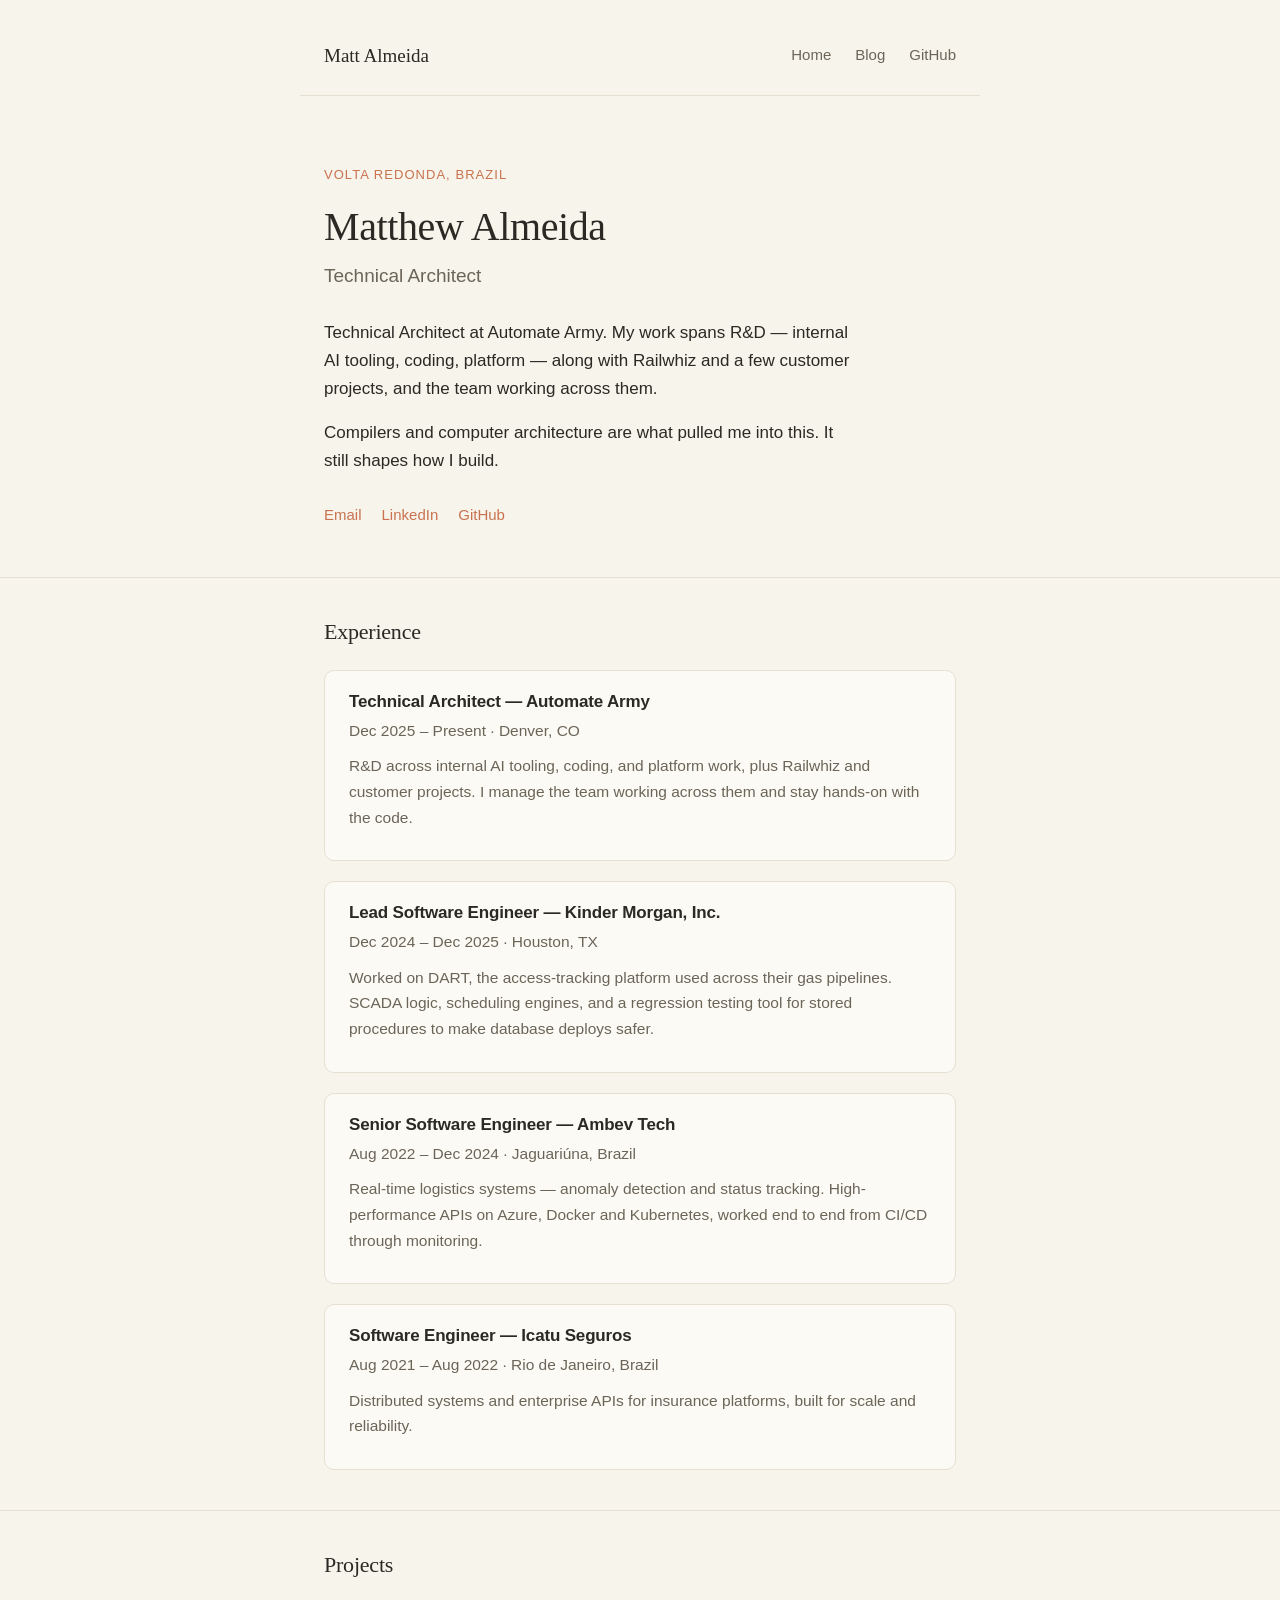
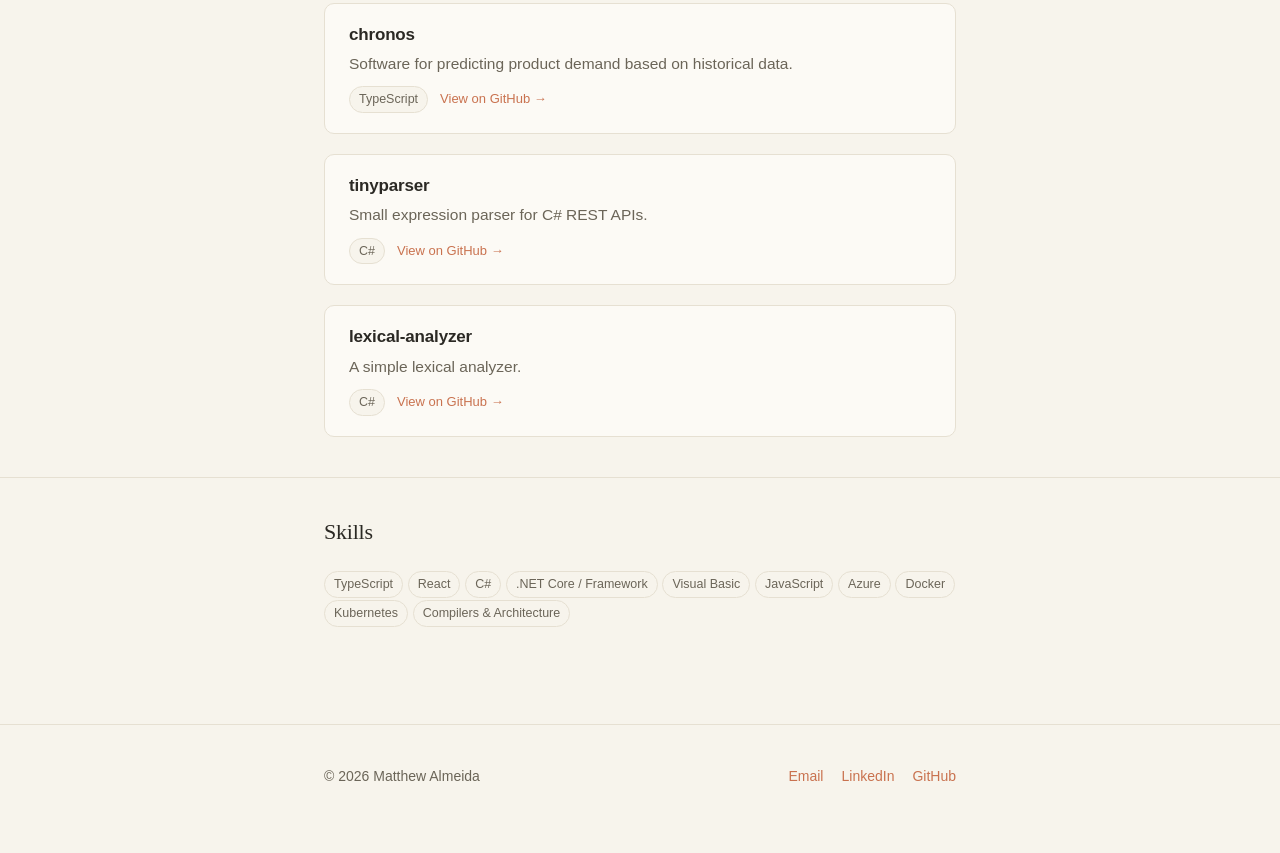
<file: index.html>
<!doctype html>
<html lang="en">
  <head>
    <meta charset="UTF-8" />
    <meta name="viewport" content="width=device-width, initial-scale=1.0" />
    <title>Matthew Almeida — Technical Architect</title>
    <meta
      name="description"
      content="Matthew Almeida is a Technical Architect leading R&amp;D, AI tooling, and platform engineering at Automate Army."
    />
    <link rel="stylesheet" href="css/style.css" />
  </head>
  <body>
    <header class="site-header">
      <div class="wrap">
        <a href="/" class="brand">Matt Almeida</a>
        <nav>
          <a href="/">Home</a>
          <a href="/blog/">Blog</a>
          <a href="https://github.com/lamadelrae" target="_blank" rel="noopener"
            >GitHub</a
          >
        </nav>
      </div>
    </header>

    <main>
      <section class="hero" style="border-top: none; padding-top: 64px">
        <div class="wrap">
          <span class="eyebrow">Volta Redonda, Brazil</span>
          <h1>Matthew Almeida</h1>
          <p class="role">Technical Architect</p>
          <p>
            Technical Architect at Automate Army. My work spans R&amp;D —
            internal AI tooling, coding, platform — along with Railwhiz and a
            few customer projects, and the team working across them.
          </p>
          <p>
            Compilers and computer architecture are what pulled me into this. It
            still shapes how I build.
          </p>
          <div class="links">
            <a href="mailto:matthew.almeida572@gmail.com">Email</a>
            <a
              href="https://www.linkedin.com/in/matt-almeida/"
              target="_blank"
              rel="noopener"
              >LinkedIn</a
            >
            <a
              href="https://github.com/lamadelrae"
              target="_blank"
              rel="noopener"
              >GitHub</a
            >
          </div>
        </div>
      </section>

      <section id="experience">
        <div class="wrap">
          <h2>Experience</h2>
          <div class="projects">
            <div class="project">
              <h3>Technical Architect — Automate Army</h3>
              <p>Dec 2025 – Present · Denver, CO</p>
              <p>
                R&amp;D across internal AI tooling, coding, and platform work,
                plus Railwhiz and customer projects. I manage the team working
                across them and stay hands-on with the code.
              </p>
            </div>
            <div class="project">
              <h3>Lead Software Engineer — Kinder Morgan, Inc.</h3>
              <p>Dec 2024 – Dec 2025 · Houston, TX</p>
              <p>
                Worked on DART, the access-tracking platform used across their
                gas pipelines. SCADA logic, scheduling engines, and a regression
                testing tool for stored procedures to make database deploys
                safer.
              </p>
            </div>
            <div class="project">
              <h3>Senior Software Engineer — Ambev Tech</h3>
              <p>Aug 2022 – Dec 2024 · Jaguariúna, Brazil</p>
              <p>
                Real-time logistics systems — anomaly detection and status
                tracking. High-performance APIs on Azure, Docker and Kubernetes,
                worked end to end from CI/CD through monitoring.
              </p>
            </div>
            <div class="project">
              <h3>Software Engineer — Icatu Seguros</h3>
              <p>Aug 2021 – Aug 2022 · Rio de Janeiro, Brazil</p>
              <p>
                Distributed systems and enterprise APIs for insurance platforms,
                built for scale and reliability.
              </p>
            </div>
          </div>
        </div>
      </section>

      <section id="projects">
        <div class="wrap">
          <h2>Projects</h2>
          <div class="projects">
            <div class="project">
              <h3>chronos</h3>
              <p>
                Software for predicting product demand based on historical data.
              </p>
              <div class="meta">
                <span class="tag">TypeScript</span>
                <a
                  href="https://github.com/lamadelrae/chronos"
                  target="_blank"
                  rel="noopener"
                  >View on GitHub →</a
                >
              </div>
            </div>
            <div class="project">
              <h3>tinyparser</h3>
              <p>Small expression parser for C# REST APIs.</p>
              <div class="meta">
                <span class="tag">C#</span>
                <a
                  href="https://github.com/lamadelrae/tinyparser"
                  target="_blank"
                  rel="noopener"
                  >View on GitHub →</a
                >
              </div>
            </div>
            <div class="project">
              <h3>lexical-analyzer</h3>
              <p>A simple lexical analyzer.</p>
              <div class="meta">
                <span class="tag">C#</span>
                <a
                  href="https://github.com/lamadelrae/lexical-analyzer"
                  target="_blank"
                  rel="noopener"
                  >View on GitHub →</a
                >
              </div>
            </div>
          </div>
        </div>
      </section>

      <section id="skills">
        <div class="wrap">
          <h2>Skills</h2>
          <p>
            <span class="tag">TypeScript</span>
            <span class="tag">React</span>
            <span class="tag">C#</span>
            <span class="tag">.NET Core / Framework</span>
            <span class="tag">Visual Basic</span>
            <span class="tag">JavaScript</span>
            <span class="tag">Azure</span>
            <span class="tag">Docker</span>
            <span class="tag">Kubernetes</span>
            <span class="tag">Compilers &amp; Architecture</span>
          </p>
        </div>
      </section>
    </main>

    <footer class="site-footer">
      <div class="wrap">
        <span>© 2026 Matthew Almeida</span>
        <nav>
          <a href="mailto:matthew.almeida572@gmail.com">Email</a>
          <a
            href="https://www.linkedin.com/in/matt-almeida/"
            target="_blank"
            rel="noopener"
            >LinkedIn</a
          >
          <a href="https://github.com/lamadelrae" target="_blank" rel="noopener"
            >GitHub</a
          >
        </nav>
      </div>
    </footer>
  </body>
</html>
</file>
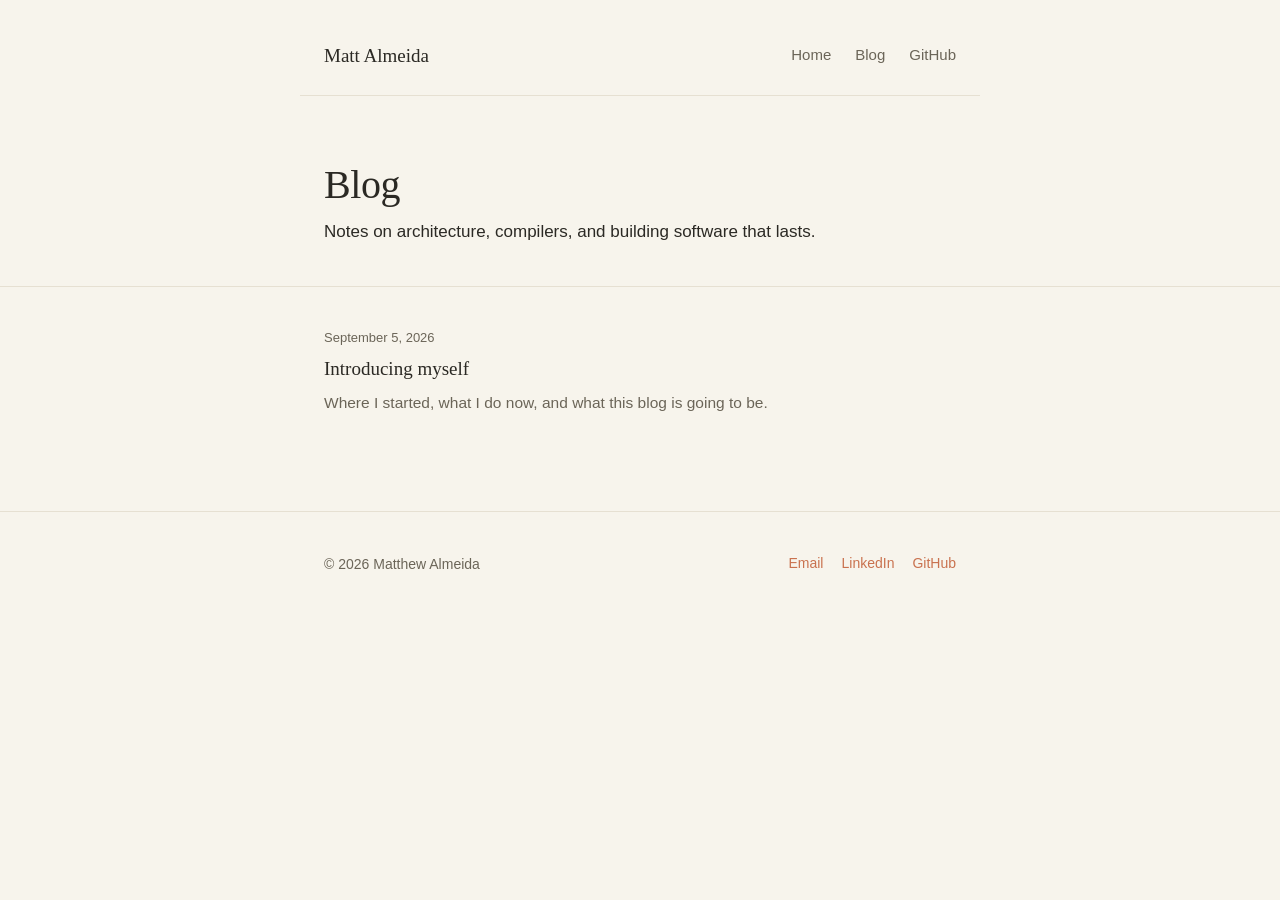
<file: blog/index.html>
<!doctype html>
<html lang="en">
<head>
  <meta charset="UTF-8" />
  <meta name="viewport" content="width=device-width, initial-scale=1.0" />
  <title>Blog — Matt Almeida</title>
  <meta name="description" content="Writing on software architecture, compilers, and building systems that hold up in production." />
  <link rel="stylesheet" href="../css/style.css" />
</head>
<body>

  <header class="site-header">
    <div class="wrap">
      <a href="/" class="brand">Matt Almeida</a>
      <nav>
        <a href="/">Home</a>
        <a href="/blog/">Blog</a>
        <a href="https://github.com/lamadelrae" target="_blank" rel="noopener">GitHub</a>
      </nav>
    </div>
  </header>

  <main>
    <section class="hero" style="border-top:none; padding-bottom:24px;">
      <div class="wrap">
        <h1>Blog</h1>
        <p>Notes on architecture, compilers, and building software that lasts.</p>
      </div>
    </section>

    <section>
      <div class="wrap">
        <ul class="post-list">
          <li>
            <span class="post-date">September 5, 2026</span>
            <a class="post-title" href="/blog/introducing-myself.html">Introducing myself</a>
            <p class="post-excerpt">Where I started, what I do now, and what this blog is going to be.</p>
          </li>
        </ul>
      </div>
    </section>
  </main>

  <footer class="site-footer">
    <div class="wrap">
      <span>© 2026 Matthew Almeida</span>
      <nav>
        <a href="mailto:matthew.almeida572@gmail.com">Email</a>
        <a href="https://www.linkedin.com/in/matt-almeida/" target="_blank" rel="noopener">LinkedIn</a>
        <a href="https://github.com/lamadelrae" target="_blank" rel="noopener">GitHub</a>
      </nav>
    </div>
  </footer>

</body>
</html>
</file>
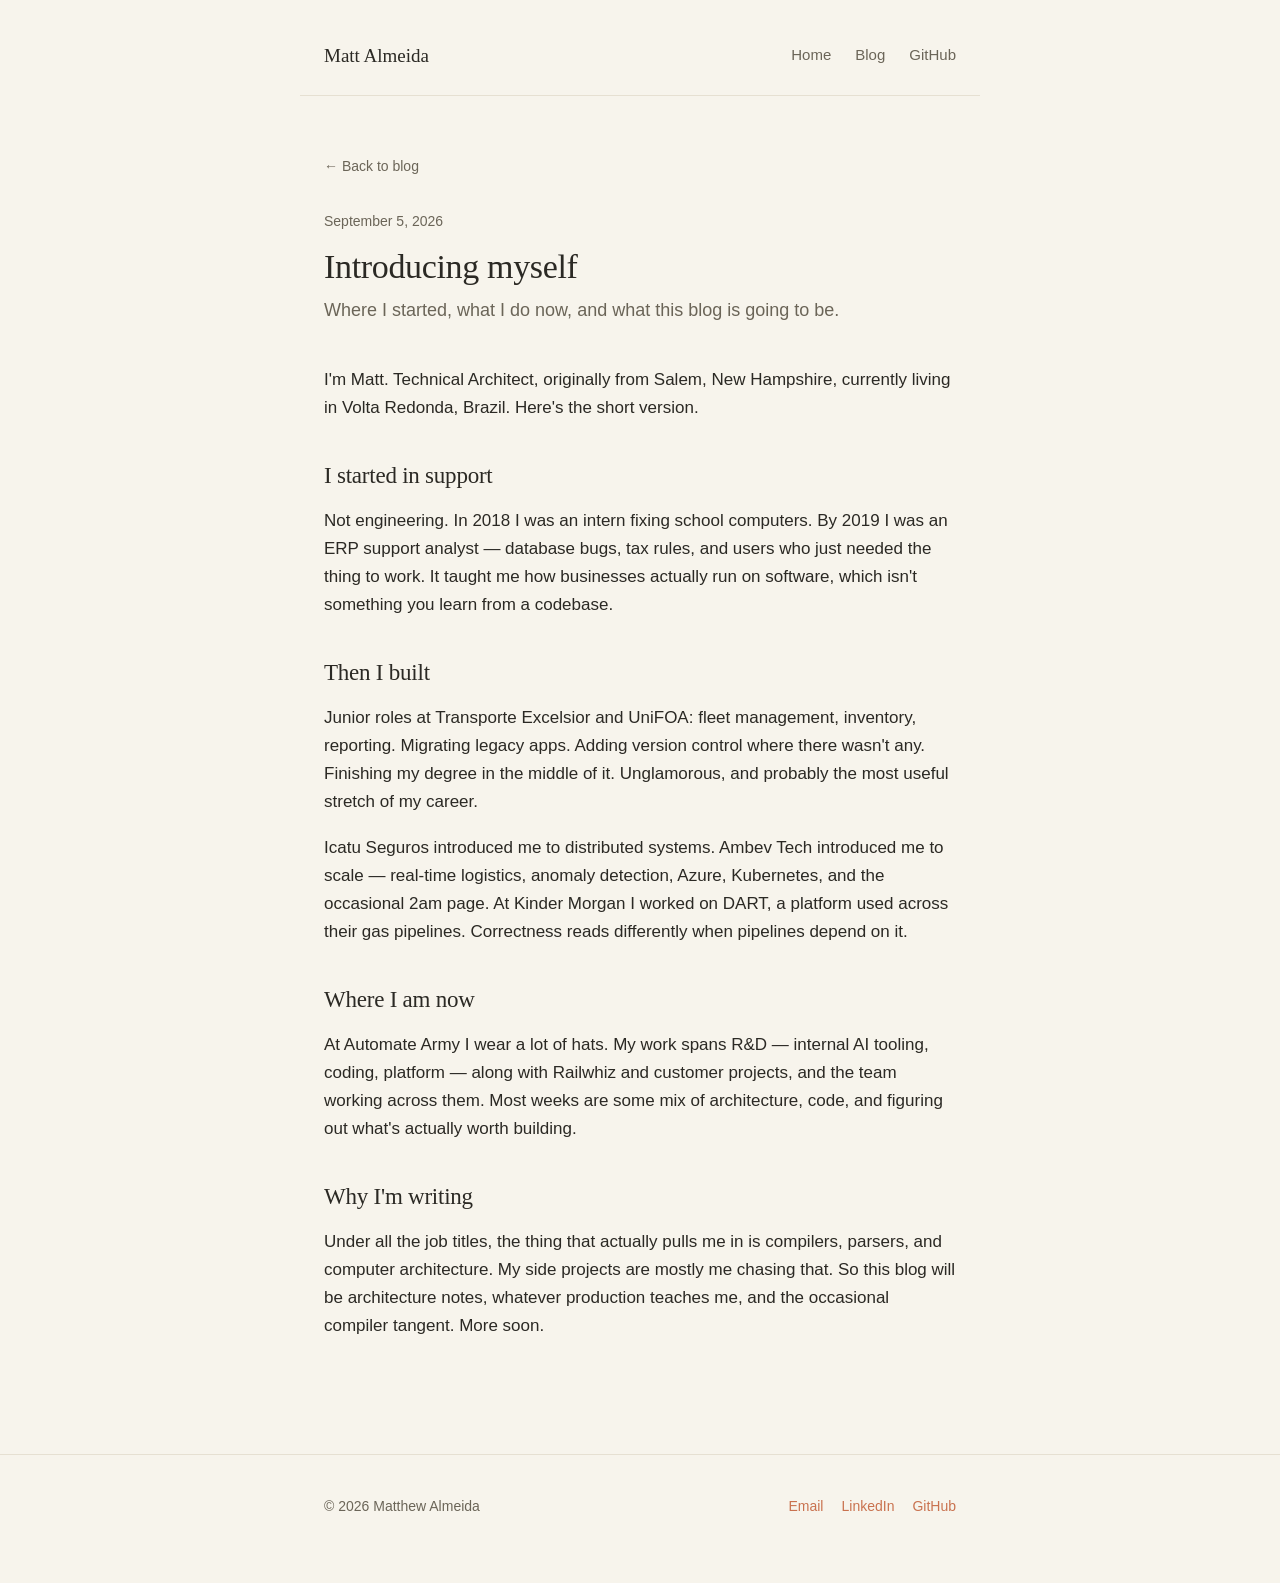
<file: blog/introducing-myself.html>
<!doctype html>
<html lang="en">
  <head>
    <meta charset="UTF-8" />
    <meta name="viewport" content="width=device-width, initial-scale=1.0" />
    <title>Introducing myself — Matt Almeida</title>
    <meta
      name="description"
      content="Where I started, what I do now, and what this blog is going to be."
    />
    <link rel="stylesheet" href="../css/style.css" />
  </head>
  <body>
    <header class="site-header">
      <div class="wrap">
        <a href="/" class="brand">Matt Almeida</a>
        <nav>
          <a href="/">Home</a>
          <a href="/blog/">Blog</a>
          <a href="https://github.com/lamadelrae" target="_blank" rel="noopener"
            >GitHub</a
          >
        </nav>
      </div>
    </header>

    <main>
      <div class="wrap">
        <article class="post">
          <a class="back-link" href="/blog/">← Back to blog</a>
          <p class="post-meta">September 5, 2026</p>
          <h1>Introducing myself</h1>
          <p class="subtitle">
            Where I started, what I do now, and what this blog is going to be.
          </p>

          <p>
            I'm Matt. Technical Architect, originally from Salem, New Hampshire,
            currently living in Volta Redonda, Brazil. Here's the short version.
          </p>

          <h2>I started in support</h2>
          <p>
            Not engineering. In 2018 I was an intern fixing school computers. By
            2019 I was an ERP support analyst — database bugs, tax rules, and
            users who just needed the thing to work. It taught me how businesses
            actually run on software, which isn't something you learn from a
            codebase.
          </p>

          <h2>Then I built</h2>
          <p>
            Junior roles at Transporte Excelsior and UniFOA: fleet management,
            inventory, reporting. Migrating legacy apps. Adding version control
            where there wasn't any. Finishing my degree in the middle of it.
            Unglamorous, and probably the most useful stretch of my career.
          </p>
          <p>
            Icatu Seguros introduced me to distributed systems. Ambev Tech
            introduced me to scale — real-time logistics, anomaly detection,
            Azure, Kubernetes, and the occasional 2am page. At Kinder Morgan I
            worked on DART, a platform used across their gas pipelines.
            Correctness reads differently when pipelines depend on it.
          </p>

          <h2>Where I am now</h2>
          <p>
            At Automate Army I wear a lot of hats. My work spans R&amp;D —
            internal AI tooling, coding, platform — along with Railwhiz and
            customer projects, and the team working across them. Most weeks are
            some mix of architecture, code, and figuring out what's actually
            worth building.
          </p>

          <h2>Why I'm writing</h2>
          <p>
            Under all the job titles, the thing that actually pulls me in is
            compilers, parsers, and computer architecture. My side projects are
            mostly me chasing that. So this blog will be architecture notes,
            whatever production teaches me, and the occasional compiler tangent.
            More soon.
          </p>
        </article>
      </div>
    </main>

    <footer class="site-footer">
      <div class="wrap">
        <span>© 2026 Matthew Almeida</span>
        <nav>
          <a href="mailto:matthew.almeida572@gmail.com">Email</a>
          <a
            href="https://www.linkedin.com/in/matt-almeida/"
            target="_blank"
            rel="noopener"
            >LinkedIn</a
          >
          <a href="https://github.com/lamadelrae" target="_blank" rel="noopener"
            >GitHub</a
          >
        </nav>
      </div>
    </footer>
  </body>
</html>
</file>
<file: css/style.css>
/* almeidamatt.com — minimalist, warm, Anthropic-inspired */

:root {
  --bg: #F7F4EC;
  --bg-raised: #FCFAF5;
  --ink: #2B2924;
  --ink-soft: #6B6558;
  --line: #E6E0D2;
  --accent: #C9724F;
  --accent-ink: #FCFAF5;
  --max-w: 680px;
}

* {
  box-sizing: border-box;
}

html {
  color-scheme: light;
}

body {
  margin: 0;
  background: var(--bg);
  color: var(--ink);
  font-family: -apple-system, BlinkMacSystemFont, "Segoe UI", Helvetica, Arial, sans-serif;
  font-size: 17px;
  line-height: 1.65;
  -webkit-font-smoothing: antialiased;
}

h1, h2, h3 {
  font-family: Georgia, "Iowan Old Style", "Palatino Linotype", serif;
  font-weight: 500;
  line-height: 1.25;
  color: var(--ink);
  letter-spacing: -0.01em;
}

a {
  color: var(--accent);
  text-decoration: none;
  border-bottom: 1px solid transparent;
}

a:hover {
  border-bottom-color: currentColor;
}

.wrap {
  max-width: var(--max-w);
  margin: 0 auto;
  padding: 0 24px;
}

/* header */

.site-header {
  padding: 40px 0 0;
}

.site-header .wrap {
  display: flex;
  align-items: center;
  justify-content: space-between;
  padding-bottom: 24px;
  border-bottom: 1px solid var(--line);
}

.site-header .brand {
  font-family: Georgia, "Iowan Old Style", "Palatino Linotype", serif;
  font-size: 19px;
  color: var(--ink);
  border: none;
}

.site-header nav {
  display: flex;
  gap: 24px;
  font-size: 15px;
}

.site-header nav a {
  color: var(--ink-soft);
}

.site-header nav a:hover {
  color: var(--ink);
}

/* hero */

.hero {
  padding: 64px 0 48px;
}

.hero .eyebrow {
  display: inline-block;
  font-size: 13px;
  letter-spacing: 0.08em;
  text-transform: uppercase;
  color: var(--accent);
  margin-bottom: 16px;
}

.hero h1 {
  font-size: 40px;
  margin: 0 0 8px;
}

.hero .role {
  font-size: 19px;
  color: var(--ink-soft);
  margin: 0 0 28px;
}

.hero p {
  margin: 0 0 16px;
  max-width: 56ch;
}

.hero .links {
  margin-top: 28px;
  display: flex;
  gap: 20px;
  flex-wrap: wrap;
  font-size: 15px;
}

/* sections */

section {
  padding: 40px 0;
  border-top: 1px solid var(--line);
}

section h2 {
  font-size: 22px;
  margin: 0 0 24px;
}

/* project cards */

.projects {
  display: flex;
  flex-direction: column;
  gap: 20px;
}

.project {
  padding: 20px 24px;
  background: var(--bg-raised);
  border: 1px solid var(--line);
  border-radius: 10px;
}

.project h3 {
  font-size: 17px;
  margin: 0 0 6px;
  font-family: -apple-system, BlinkMacSystemFont, "Segoe UI", Helvetica, Arial, sans-serif;
  font-weight: 600;
}

.project p {
  margin: 0 0 10px;
  color: var(--ink-soft);
  font-size: 15.5px;
}

.project .meta {
  font-size: 13px;
  color: var(--ink-soft);
  display: flex;
  gap: 12px;
  align-items: center;
}

.tag {
  display: inline-block;
  padding: 2px 9px;
  border-radius: 100px;
  background: var(--bg);
  border: 1px solid var(--line);
  font-size: 12.5px;
  color: var(--ink-soft);
}

/* blog list */

.post-list {
  list-style: none;
  margin: 0;
  padding: 0;
  display: flex;
  flex-direction: column;
  gap: 24px;
}

.post-list li {
  display: flex;
  flex-direction: column;
}

.post-list .post-date {
  font-size: 13px;
  color: var(--ink-soft);
  margin-bottom: 4px;
}

.post-list a.post-title {
  font-family: Georgia, "Iowan Old Style", "Palatino Linotype", serif;
  font-size: 19px;
  color: var(--ink);
  border: none;
}

.post-list a.post-title:hover {
  color: var(--accent);
}

.post-list .post-excerpt {
  color: var(--ink-soft);
  font-size: 15.5px;
  margin-top: 6px;
}

/* article */

article.post {
  padding: 56px 0;
}

article.post .post-meta {
  font-size: 14px;
  color: var(--ink-soft);
  margin-bottom: 12px;
}

article.post h1 {
  font-size: 34px;
  margin: 0 0 8px;
}

article.post .subtitle {
  color: var(--ink-soft);
  font-size: 18px;
  margin: 0 0 40px;
}

article.post h2 {
  font-size: 23px;
  margin: 40px 0 16px;
}

article.post p {
  margin: 0 0 18px;
}

article.post .back-link {
  display: inline-block;
  margin-bottom: 32px;
  font-size: 14px;
  color: var(--ink-soft);
  border: none;
}

/* footer */

.site-footer {
  padding: 40px 0 64px;
  border-top: 1px solid var(--line);
  margin-top: 40px;
}

.site-footer .wrap {
  display: flex;
  justify-content: space-between;
  align-items: center;
  font-size: 14px;
  color: var(--ink-soft);
}

.site-footer nav {
  display: flex;
  gap: 18px;
}

@media (max-width: 560px) {
  .hero h1 {
    font-size: 32px;
  }
  .site-header .wrap,
  .site-footer .wrap {
    flex-direction: column;
    align-items: flex-start;
    gap: 16px;
  }
}
</file>
